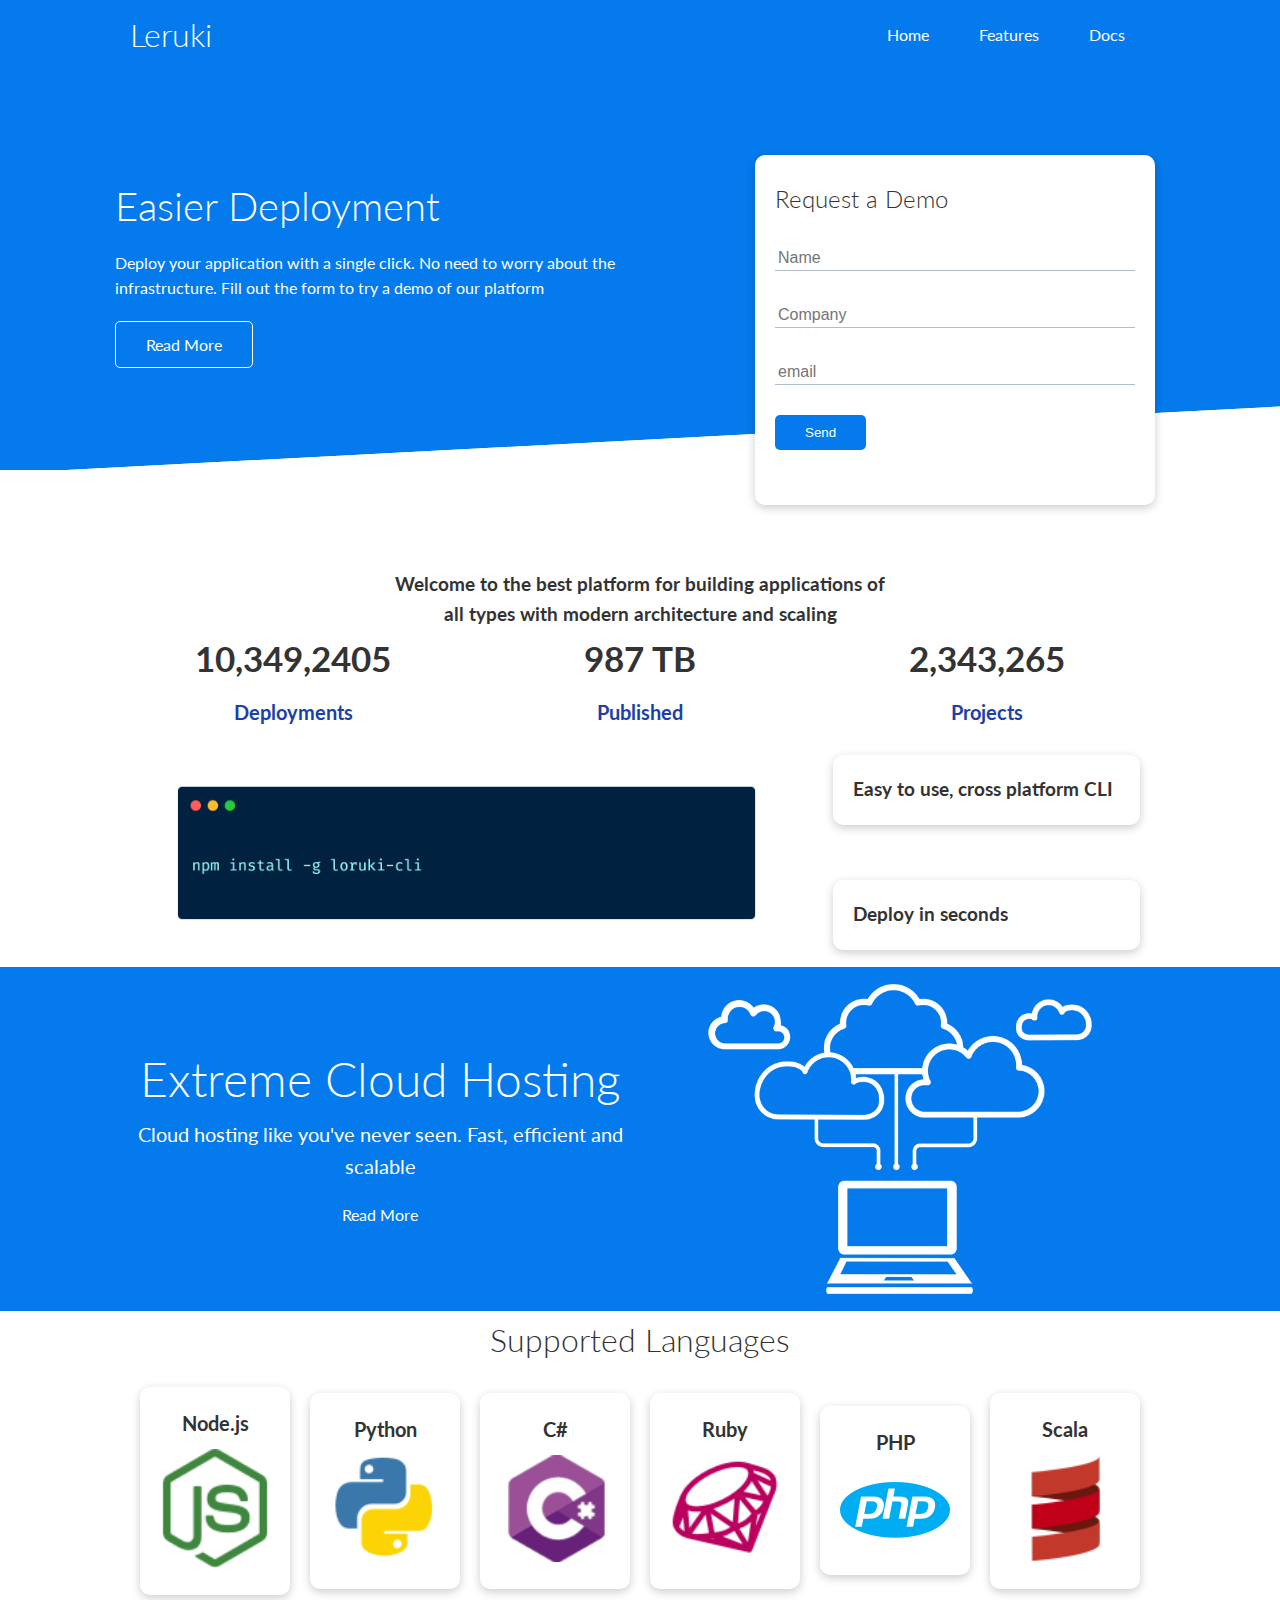
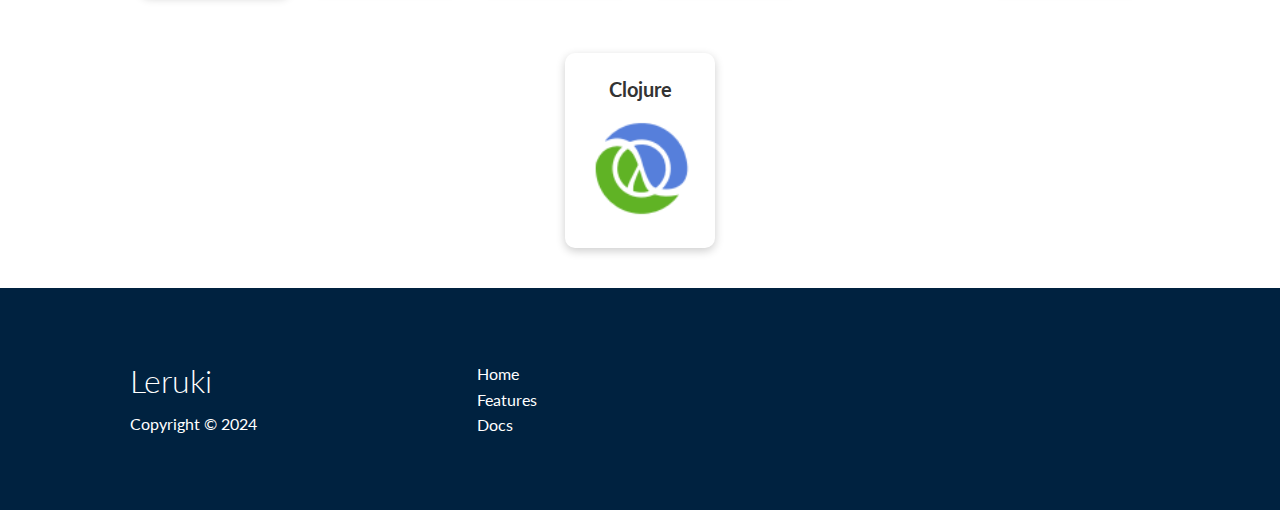
<file: index.html>
<!DOCTYPE html>
<html lang="en">

<head>
    <meta charset="UTF-8">
    <meta name="viewport" content="width=device-width, initial-scale=1.0">
    <title>Leruki | Cloud Hosting For Everyone</title>

    <link rel="stylesheet" href='./css/style.css'>
    <link rel="stylesheet" href="./css/utilities.css">
    <link rel="shortcut icon" href="./images/favicon.png" type="image/x-icon">
    <link rel="stylesheet" href="https://cdnjs.cloudflare.com/ajax/libs/font-awesome/6.5.2/css/all.min.css"
        integrity="sha512-SnH5WK+bZxgPHs44uWIX+LLJAJ9/2PkPKZ5QiAj6Ta86w+fsb2TkcmfRyVX3pBnMFcV7oQPJkl9QevSCWr3W6A=="
        crossorigin="anonymous" referrerpolicy="no-referrer" />
</head>

<body>
    <!-- Navbar -->
    <div class="navbar">
        <div class="container flex">
            <h1 class="logo">Leruki</h1>
            <nav>
                <ul>
                    <li><a href="index.html">Home</a></li>
                    <li><a href="features.html">Features</a></li>
                    <li><a href="docs.html">Docs</a></li>
                </ul>
            </nav>
        </div>
    </div>

    <!-- Showcase -->
    <section class="showcase">
        <div class="container grid">
            <div class="showcase-text">
                <h1>Easier Deployment</h1>
                <p>Deploy your application with a single click. No need to worry about the infrastructure. Fill out the
                    form to try a demo of our platform</p>
                <a href="features.html" class="btn btn-outline">
                    Read More
                </a>
            </div>

            <div class="showcase-form card">
                <h2>Request a Demo</h2>
                <form>
                    <div class="form-control">
                        <input type="text" name="name" id="name" placeholder="Name" required>
                    </div>
                    <div class="form-control">
                        <input type="text" name="company" id="company" placeholder="Company" required>
                    </div>
                    <div class="form-control">
                        <input type="email" name="email" id="email" placeholder="email" required>
                    </div>
                    <input type="submit" value="Send" class="btn btn-primary">
                </form>
            </div>
        </div>
    </section>


    <!-- Stats -->
    <section class="stats">
        <div class="container">
            <h3 class="stats-heading text-center my-1">
                Welcome to the best platform for building applications of all types with modern architecture and scaling
            </h3>

            <div class="grid grid-3 text-center my-4">
                <div>
                    <i class="fas fa-server fa-3x"></i>
                    <h3>10,349,2405</h3>
                    <p class="text-secondary">
                        Deployments
                    </p>
                </div>
                <div>
                    <i class="fas fa-upload fa-3x"></i>
                    <h3>987 TB</h3>
                    <p class="text-secondary">
                        Published
                    </p>
                </div>
                <div>
                    <i class="fas fa-project-diagram fa-3x"></i>
                    <h3>2,343,265</h3>
                    <p class="text-secondary">
                        Projects
                    </p>
                </div>
            </div>
        </div>
    </section>

    <!-- cli -->
    <section class="cli">
        <div class="container grid">
            <img src="images/cli.png" alt="cli">
            <div class="card">
                <h3>Easy to use, cross platform CLI</h3>

            </div>
            <div class="card">
                <h3>Deploy in seconds</h3>
            </div>
        </div>
    </section>

    <!-- cloud -->
    <section class="cloud bg-primary my-2 py-2">
        <div class="container grid">
            <div class="text-center">
                <h2 class="lg">Extreme Cloud Hosting</h2>
                <p class="lead my-1">Cloud hosting like you've never seen. Fast, efficient and scalable</p>
                <a href="featueres.html" class="btn btn-dark">Read More</a>
            </div>
            <img src="images/cloud.png" alt="cloud image">
        </div>

    </section>

    <!-- Languages -->
    <section class="languages">
        <h2 class="md text-center my-2">
            Supported Languages
        </h2>
        <div class="container flex">
            <div class="card">
                <h4>Node.js</h4>
                <img src="images/logos/node.png" alt="">
            </div>
            <div class="card">
                <h4>Python</h4>
                <img src="images/logos/python.png" alt="">
            </div>
            <div class="card">
                <h4>C#</h4>
                <img src="images/logos/csharp.png" alt="">
            </div>
            <div class="card">
                <h4>Ruby</h4>
                <img src="images/logos/ruby.png" alt="">
            </div>
            <div class="card">
                <h4>PHP</h4>
                <img src="images/logos/php.png" alt="">
            </div>
            <div class="card">
                <h4>Scala</h4>
                <img src="images/logos/scala.png" alt="">
            </div>
            <div class="card">
                <h4>Clojure</h4>
                <img src="images/logos/clojure.png" alt="">
            </div>
        </div>
    </section>

    <!-- Footer -->

    <section class="footer bg-dark p-5">
        <div class="container grid grid-3">
            <div>
                <h1>Leruki</h1>
                <p>Copyright &copy; 2024</p>
            </div>
            <nav>
                <ul>
                    <li><a href="index.html">Home</a></li>
                    <li><a href="features.html">Features</a></li>
                    <li><a href="docs.html">Docs</a></li>
                </ul>
            </nav>
            <div class="socials">
                <a href="#"><i class="fab fa-github fa-2x"></i></i></a>
                <a href="#"><i class="fab fa-facebook fa-2x"></i></i></a>
                <a href="#"><i class="fab fa-instagram fa-2x"></i></i></a>
                <a href="#"><i class="fab fa-twitter fa-2x"></i></i></a>
            </div>
        </div>

    </section>
</body>

</html>
</file>
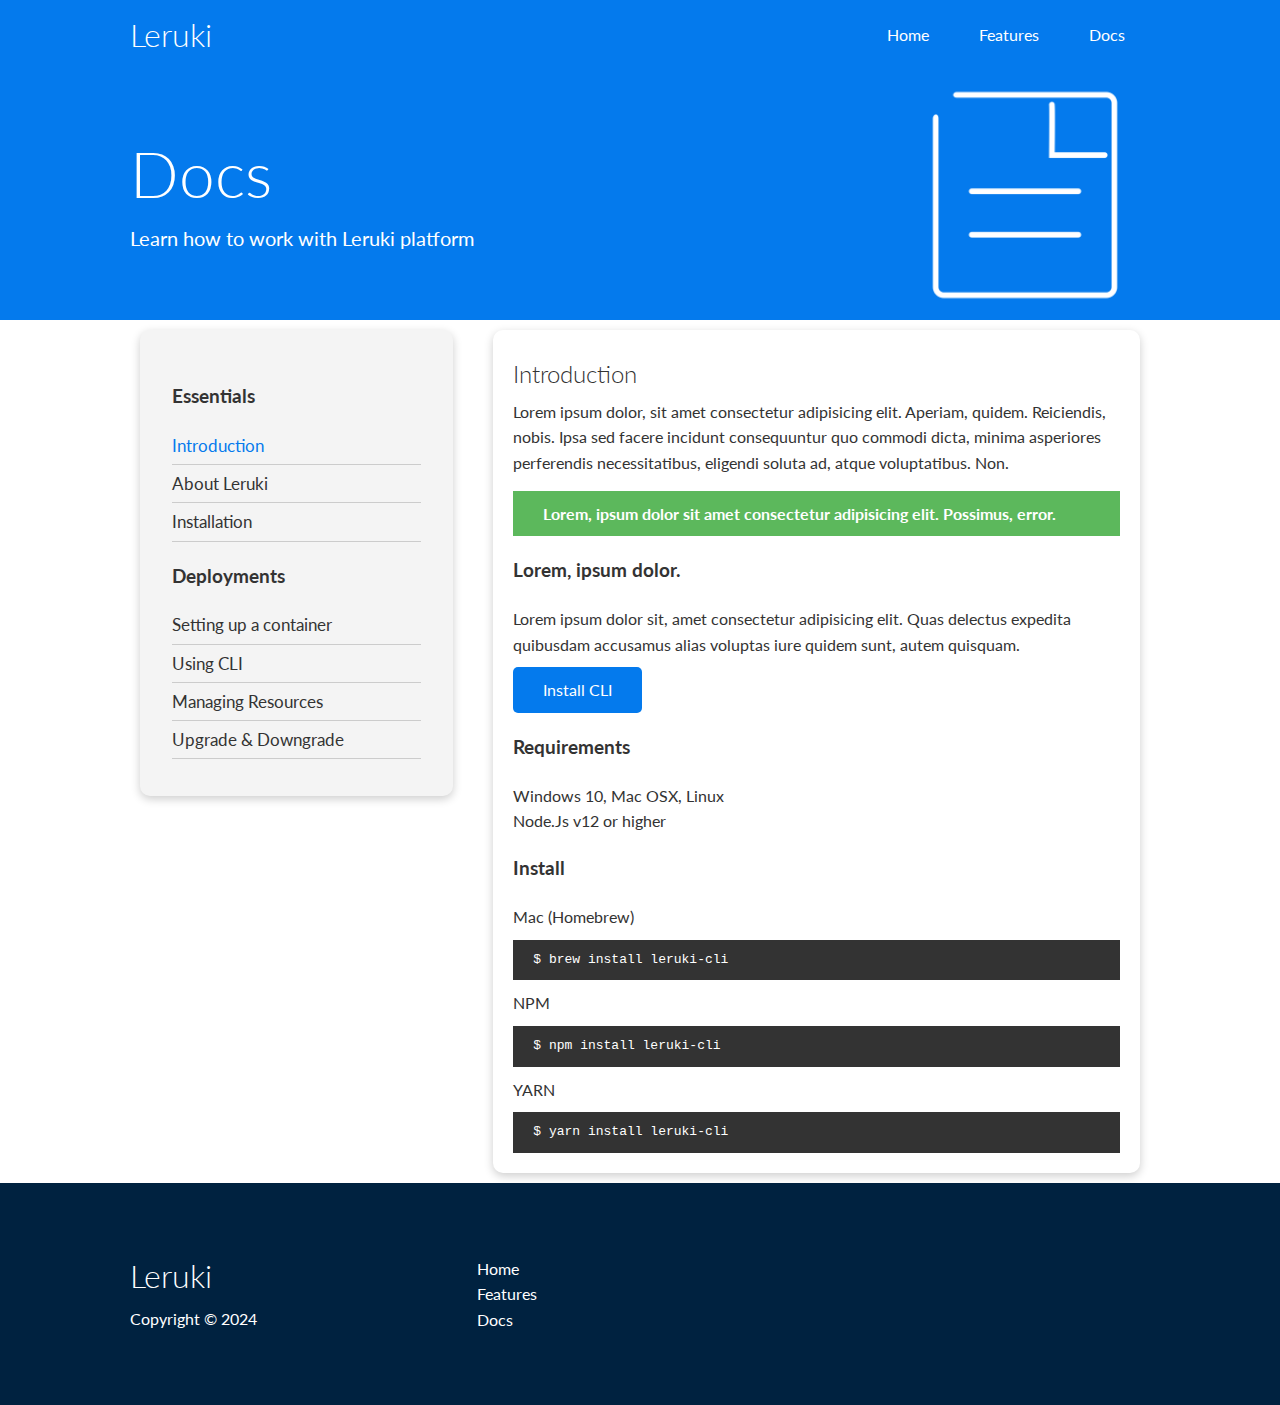
<file: docs.html>
<!DOCTYPE html>
<html lang="en">

<head>
    <meta charset="UTF-8">
    <meta name="viewport" content="width=device-width, initial-scale=1.0">
    <title>Leruki | Cloud Hosting For Everyone</title>

    <link rel="stylesheet" href='./css/style.css'>
    <link rel="stylesheet" href="./css/utilities.css">
    <link rel="shortcut icon" href="./images/favicon.png" type="image/x-icon">
    <link rel="stylesheet" href="https://cdnjs.cloudflare.com/ajax/libs/font-awesome/6.5.2/css/all.min.css"
        integrity="sha512-SnH5WK+bZxgPHs44uWIX+LLJAJ9/2PkPKZ5QiAj6Ta86w+fsb2TkcmfRyVX3pBnMFcV7oQPJkl9QevSCWr3W6A=="
        crossorigin="anonymous" referrerpolicy="no-referrer" />
</head>

<body>
    <!-- Navbar -->
    <div class="navbar">
        <div class="container flex">
            <h1 class="logo">Leruki</h1>
            <nav>
                <ul>
                    <li><a href="index.html">Home</a></li>
                    <li><a href="features.html">Features</a></li>
                    <li><a href="docs.html">Docs</a></li>
                </ul>
            </nav>
        </div>
    </div>

    <!-- head -->
    <section class="docs-head bg-primary py-3">
        <div class="container grid">
            <div>
                <h1 class="xl">Docs</h1>
                <p class="lead">
                    Learn how to work with Leruki platform
                </p>
            </div>
            <img src="images/docs.png" alt="">
        </div>
    </section>


    <!-- main -->
    <section class="docs-main my-4">
        <div class="container grid">
            <div class="card bg-light p-3">
                <h3 class="my-2">
                    Essentials
                </h3>
                <nav>
                    <ul>
                        <li><a class="text-primary" href="#">Introduction</a></li>
                        <li><a href="#">About Leruki</a></li>
                        <li><a href="#">Installation</a></li>

                    </ul>
                </nav>
                <h3 class="my-2">
                    Deployments
                </h3>
                <nav>
                    <ul>
                        <li><a href="#">Setting up a container</a></li>
                        <li><a href="#">Using CLI</a></li>
                        <li><a href="#">Managing Resources</a></li>
                        <li><a href="#">Upgrade & Downgrade</a></li>

                    </ul>
                </nav>
            </div>

            <div class="card">
                <h2>Introduction</h2>
                <p>Lorem ipsum dolor, sit amet consectetur adipisicing elit. Aperiam, quidem. Reiciendis, nobis. Ipsa
                    sed facere incidunt consequuntur quo commodi dicta, minima asperiores perferendis necessitatibus,
                    eligendi soluta ad, atque voluptatibus. Non.</p>
                <div class="alert alert-success">
                    <i class="fas fa-info"></i>
                    Lorem, ipsum dolor sit amet consectetur adipisicing elit. Possimus, error.
                </div>
                <h3>Lorem, ipsum dolor.</h3>
                <p>Lorem ipsum dolor sit, amet consectetur adipisicing elit. Quas delectus expedita quibusdam accusamus
                    alias voluptas iure quidem sunt, autem quisquam.</p>

                    <a href="" class="btn btn-primary">Install CLI</a>

                    <h3>Requirements</h3>
                    <ul>
                        <li>Windows 10, Mac OSX, Linux</li>
                        <li>Node.Js v12 or higher</li>

                    </ul>

                    <h3>Install</h3>
                    <p>Mac (Homebrew)</p>
                    <pre><code>$ brew install leruki-cli</code></pre>
                    <p>NPM</p>
                    <pre><code>$ npm install leruki-cli</code></pre>
                    <p>YARN</p>
                    <pre><code>$ yarn install leruki-cli</code></pre>
            </div>
        </div>
    </section>



    <!-- Footer -->

    <section class="footer bg-dark p-5">
        <div class="container grid grid-3">
            <div>
                <h1>Leruki</h1>
                <p>Copyright &copy; 2024</p>
            </div>
            <nav>
                <ul>
                    <li><a href="index.html">Home</a></li>
                    <li><a href="features.html">Features</a></li>
                    <li><a href="docs.html">Docs</a></li>
                </ul>
            </nav>
            <div class="socials">
                <a href="#"><i class="fab fa-github fa-2x"></i></i></a>
                <a href="#"><i class="fab fa-facebook fa-2x"></i></i></a>
                <a href="#"><i class="fab fa-instagram fa-2x"></i></i></a>
                <a href="#"><i class="fab fa-twitter fa-2x"></i></i></a>
            </div>
        </div>

    </section>
</body>

</html>
</file>
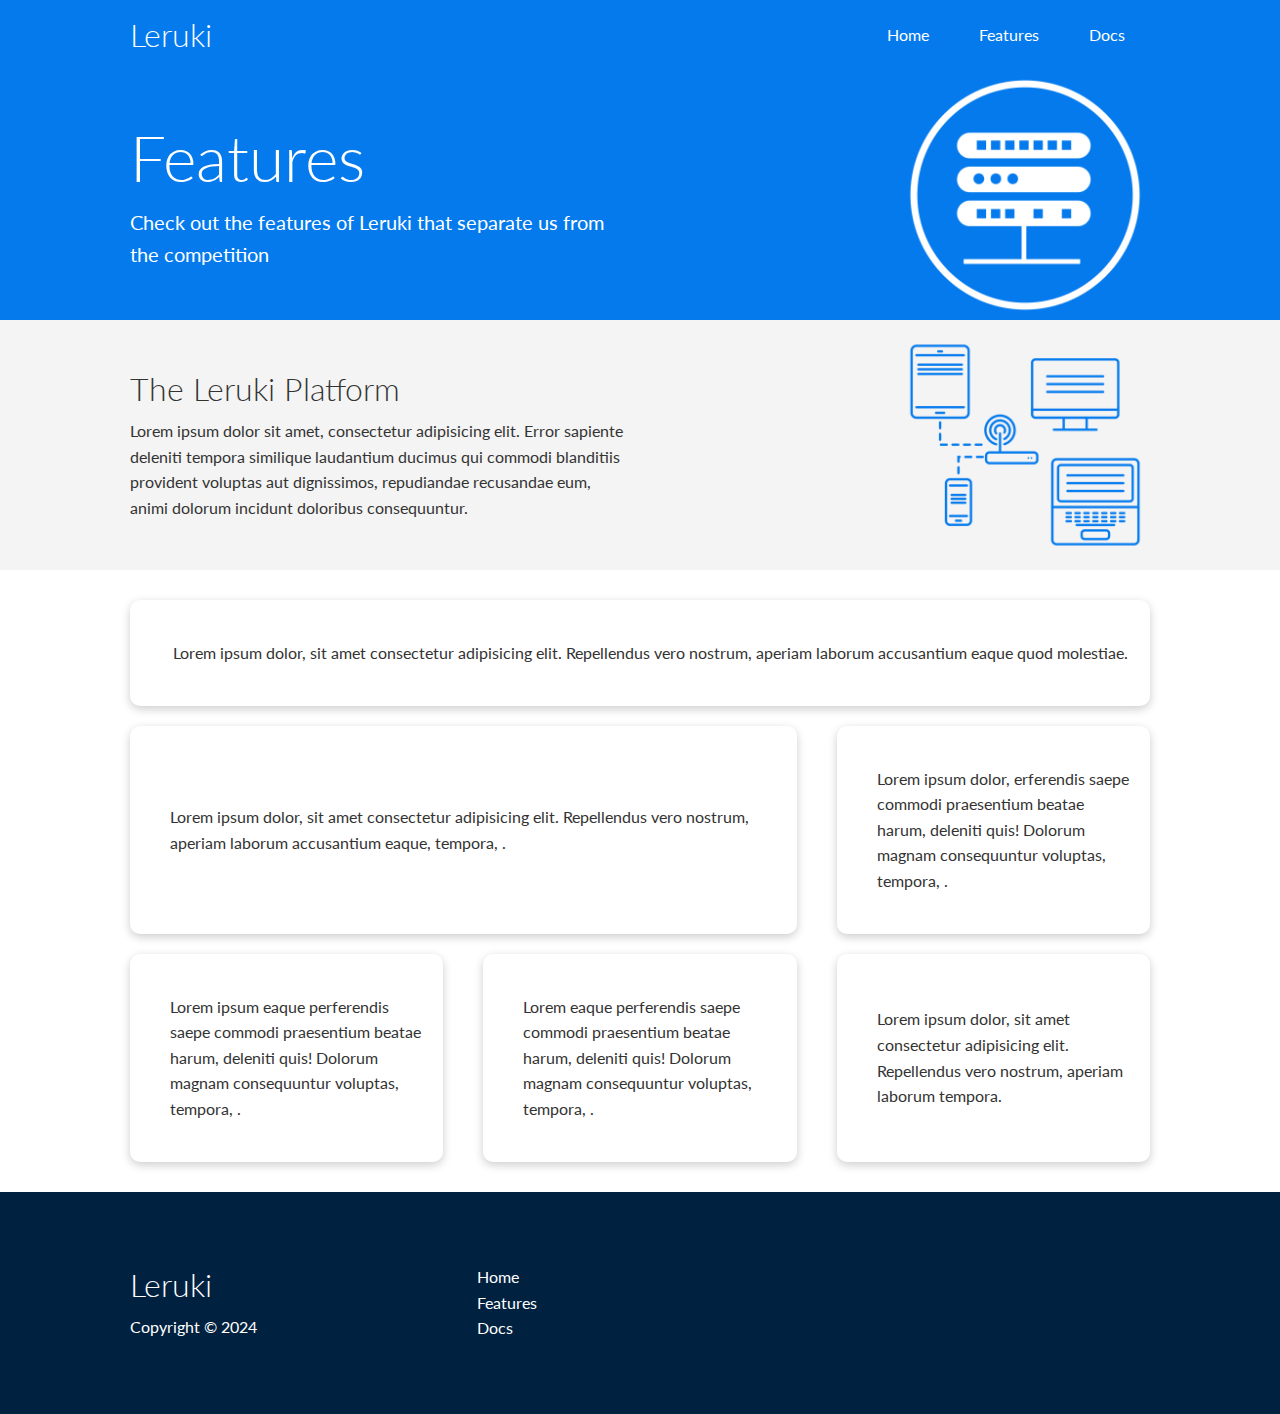
<file: features.html>
<!DOCTYPE html>
<html lang="en">

<head>
    <meta charset="UTF-8">
    <meta name="viewport" content="width=device-width, initial-scale=1.0">
    <title>Leruki | Cloud Hosting For Everyone</title>

    <link rel="stylesheet" href='./css/style.css'>
    <link rel="stylesheet" href="./css/utilities.css">
    <link rel="shortcut icon" href="./images/favicon.png" type="image/x-icon">
    <link rel="stylesheet" href="https://cdnjs.cloudflare.com/ajax/libs/font-awesome/6.5.2/css/all.min.css"
        integrity="sha512-SnH5WK+bZxgPHs44uWIX+LLJAJ9/2PkPKZ5QiAj6Ta86w+fsb2TkcmfRyVX3pBnMFcV7oQPJkl9QevSCWr3W6A=="
        crossorigin="anonymous" referrerpolicy="no-referrer" />
</head>

<body>
    <!-- Navbar -->
    <div class="navbar">
        <div class="container flex">
            <h1 class="logo">Leruki</h1>
            <nav>
                <ul>
                    <li><a href="index.html">Home</a></li>
                    <li><a href="features.html">Features</a></li>
                    <li><a href="docs.html">Docs</a></li>
                </ul>
            </nav>
        </div>
    </div>


    <!-- Head -->
    <section class="features-head bg-primary py-3">
        <div class="container grid">
            <div>
                <h1 class="xl">
                    Features
                </h1>

                <p class="lead">
                    Check out the features of Leruki that separate us from the competition
                </p>
            </div>
            <img src="images/server.png" alt="">
        </div>
    </section>


    <!-- sub head -->
    <!-- Footer -->
    <section class="features-sub-head bg-light py-3">
        <div class="container grid">
            <div>
                <h1 class="md">The Leruki Platform</h1>
                <p>
                    Lorem ipsum dolor sit amet, consectetur adipisicing elit. Error sapiente deleniti tempora similique
                    laudantium ducimus qui commodi blanditiis provident voluptas aut dignissimos, repudiandae recusandae
                    eum, animi dolorum incidunt doloribus consequuntur.
                </p>
            </div>
            <img src="images/server2.png" alt="">
        </div>
    </section>

    <!-- main -->

    <section class="features-main my-2">
        <div class="container grid grid-3">
            <div class="card flex">
                <i class="fas fa-server fa-3x"></i>
                <p>Lorem ipsum dolor, sit amet consectetur adipisicing elit. Repellendus vero nostrum, aperiam laborum
                    accusantium eaque quod molestiae.</p>
            </div>
            <div class="card flex">
                <i class="fas fa-network-wired fa-3x"></i>
                <p>Lorem ipsum dolor, sit amet consectetur adipisicing elit. Repellendus vero nostrum, aperiam laborum
                    accusantium eaque, tempora, .</p>
            </div>
            <div class="card flex">
                <i class="fas fa-laptop-code fa-3x"></i>
                <p>Lorem ipsum dolor, erferendis saepe commodi praesentium beatae harum, deleniti quis! Dolorum magnam
                    consequuntur voluptas, tempora, .</p>
            </div>
            <div class="card flex">
                <i class="fas fa-database fa-3x"></i>
                <p>Lorem ipsum eaque perferendis saepe commodi praesentium beatae harum, deleniti quis! Dolorum magnam
                    consequuntur voluptas, tempora, .</p>
            </div>
            <div class="card flex">
                <i class="fas fa-power-off fa-3x"></i>
                <p>Lorem eaque perferendis saepe commodi praesentium beatae harum, deleniti quis! Dolorum magnam
                    consequuntur voluptas, tempora, .</p>
            </div>
            <div class="card flex">
                <i class="fas fa-upload fa-3x"></i>
                <p>Lorem ipsum dolor, sit amet consectetur adipisicing elit. Repellendus vero nostrum, aperiam laborum
                    tempora.</p>
            </div>
        </div>
    </section>



    <section class="footer bg-dark p-5">
        <div class="container grid grid-3">
            <div>
                <h1>Leruki</h1>
                <p>Copyright &copy; 2024</p>
            </div>
            <nav>
                <ul>
                    <li><a href="index.html">Home</a></li>
                    <li><a href="features.html">Features</a></li>
                    <li><a href="docs.html">Docs</a></li>
                </ul>
            </nav>
            <div class="socials">
                <a href="#"><i class="fab fa-github fa-2x"></i></i></a>
                <a href="#"><i class="fab fa-facebook fa-2x"></i></i></a>
                <a href="#"><i class="fab fa-instagram fa-2x"></i></i></a>
                <a href="#"><i class="fab fa-twitter fa-2x"></i></i></a>
            </div>
        </div>

    </section>
</body>

</html>
</file>
<file: css/style.css>
@import url("https://fonts.googleapis.com/css2?family=Lato:ital,wght@0,100;0,300;0,400;0,700;0,900;1,100;1,300;1,400;1,700;1,900&display=swap");

:root {
  --primary-color: #047aed;
  --secondary-color:#1c3fa8;
  --dark-color:#002240;
  --light-color:#f4f4f4;
  --success-color:#5cb85c;
  --error-color:#d9534f;
}

* {
  box-sizing: border-box;
  padding: 0;
  margin: 0;
}

body {
  font-family: "Lato", sans-serif;
  line-height: 1.6;
  color: #333;
}

ul li {
  list-style: none;
}

a {
  text-decoration: none;
  color: #333;
}

h1,
h2 {
  font-weight: 300;
  line-height: 1.2;
  margin: 10px 0;
}

p {
  margin: 10px 0;
}

img {
  width: 100%;
}

code , pre{
  background: #333;
  color: white;
  padding: 10px;
}

/* Navbar */
.navbar {
  background-color: var(--primary-color);
  color: #fff;
  height: 70px;
}

.navbar .flex {
  justify-content: space-between;
}

.navbar ul {
  display: flex;
}

.navbar a {
  color: #fff;
  /* background-color: red; */
  padding: 20px;
  margin: 0 5px;
}

.navbar a:hover {
  border-bottom: 2px solid #fff;
}

/* Showcase */
.showcase {
  height: 400px;
  background-color: var(--primary-color);
  color: #fff;
  position: relative;
}

.showcase h1 {
  font-size: 40px;
}

.showcase p {
  margin: 20px 0;
}

.showcase .grid {
  grid-template-columns: 55% 45%;
  gap: 30px;
  overflow: visible;
}

.showcase::before,
.showcase::after {
  content: "";
  position: absolute;
  height: 100px;
  bottom: -70px;
  right: 0;
  left: 0;
  background: #fff;
  transform: skewY(-3deg);
  -webkit-transform: skewY(-3deg);
  -moz-transform: skewY(-3deg);
  -ms-transform: skewY(-3deg);
}

.showcase-form {
  position: relative;
  top: 60px;
  height: 350px;
  width: 400px;
  padding: 40px;
  z-index: 100;
  justify-self: flex-end;
  animation: slideInFromRight 1s ease-in;
}

.showcase-form .form-control {
  margin: 30px 0;
}
.showcase-form input[type="text"],
.showcase-form input[type="email"] {
  border: 0;
  border-bottom: 1px solid #b4becb;
  width: 100%;
  padding: 3px;
  font-size: 16px;
}

.showcase-form input:focus {
  outline: none;
}

.showcase-text{
  animation: slideInFromLeft 1s ease-in;
}



/* stats */
.stats {
  padding-top: 100px;
  animation: slideInFromBottom 1s ease-in;
}

.stats-heading{
    max-width: 500px;
    margin: auto;
}

.stats .grid h3{
    font-size: 35px;
}


.stats .grid p{
    font-size: 20px;
    font-weight: bold;
}


/* cli */

.cli .grid{
    grid-template-columns: repeat(3, 1fr);
    grid-template-rows: repeat(2, 1fr);
}

.cli .grid > *:first-child{
    grid-column: 1 / 3;
    grid-row: 1/3;
}

/* cloud */
.cloud .grid{
    grid-template-columns: 4fr, 3fr;

}
/* Languages */

.languages .flex{
    flex-wrap: wrap;
}

.languages .card{
    text-align: center;
    margin: 18px 10px 40px;
    transition: all .3s ease-in;
    min-width: 150px;
}

.languages .card h4{
    font-size: 20px;
    margin-bottom: 10px;
}

.languages .card:hover{
    transform: translateY(-15px);
}


/* Features */
.features-head img, .features-sub-head img, .docs-head img{
width: 250px;
justify-self: flex-end;
}

.features-main .card>i{
  margin-right:20px ;
}

.features-main .grid{
  padding: 30px;
}

.features-main .card:first-child{
  grid-column:  1/4;
}
.features-main .card:nth-child(2){
  grid-column: 1/3;
}


/* Docs */
.docs-main h3{
  margin: 20px 0;

}

.docs-main .grid{
  grid-template-columns: 1fr 2fr;
  align-items: flex-start;
}

.docs-main nav li{
  font-size: 17px;
  padding-bottom: 5px;
  margin-bottom: 5px;
  border-bottom: 1px solid #ccc;
}

.docs-main a:hover{
  font-weight: bold;
}






/* Footer */

.footer .socials a{
    margin: 0 10px;
}


/* Animations */

@keyframes slideInFromLeft{
  0%{
    transform: translateX(-100%);
  }
  100%{
    transform:translateX(0);
  }
}

@keyframes slideInFromRight{
  0%{
    transform: translateX(100%);
  }
  100%{
    transform:translateX(0);
  }
}

@keyframes slideInFromTop{
  0%{
    transform: translateY(-100%);
  }
  100%{
    transform:translateY(0);
  }
}

@keyframes slideInFromBottom{
  0%{
    transform: translateY(100%);
  }
  100%{
    transform:translateX(0);
  }
}

/* Responsiveness */

/* tablets and under */
@media (max-width:768px){

    .grid, .showcase .grid,
     .cli .grid, .cloud .grid , 
     .features-head .grid, .docs-head .grid,
     .features-sub-head .grid, .features-main .grid, .docs-main .grid
    {
        grid-template-columns: 1fr;
        grid-template-rows: 1fr;
    }
    .container{
        padding: 1rem;
    }

    .showcase{
        height: auto;
    }

    .showcase-text{
        text-align: center;
        margin-top: 40px;
    }

    .showcase-form{
        justify-self: center;
        margin: auto;
    }
    .cli .grid > *:first-child{
        grid-column: 1 ;
        grid-row: 1;
    }
    .languages .card{
        min-width: none;
    }

    .features-head, .features-sub-head,
    .docs-head, .docs-sub-head{
      text-align: center;
    }

    .features-head img, .features-sub-head img,
    .docs-head img, .docs-sub-head img{
      justify-self: center;
    }

    .features-main .grid > *:first-child, 
    .features-main .grid >*:nth-child(2){
      grid-column: 1;
    }

}


/* Mobiles */
@media (max-width:500px){
  
    .navbar{
        height: 110px;
    }

    .navbar .flex{
        flex-direction: column;
    }
    

    .navbar ul{
        padding: 10px;
        background-color: rgba(0,0,0,.1);
    }
    .showcase-text{
   
      padding: 0px 20px;
    }

    .showcase-form.card form input[type='submit']{
      width: 100%;
    }

    .stats .grid-3{
      grid-template-columns: 1fr;      
    }

    .stats .container h3:first-child{
      margin-bottom: 10px;
      
    }

    .footer .grid.grid-3{
      grid-template-columns: 1fr;
    }
    .footer .grid.grid-3 .socials{
      text-wrap: wrap;
      text-align: center;
    }
}
</file>
<file: css/utilities.css>
/* utilities */

.container {
  max-width: 1100px;
  margin: 0 auto;
  overflow: auto;
  padding: 0 40px;
}

.flex {
  display: flex;
  justify-content: center;
  align-items: center;
  height: 100%;
}

.grid {
  display: grid;
  grid-template-columns: repeat(2, 1fr);
  gap: 20px;
  justify-content: center;
  align-items: center;
  height: 100%;
}
.grid-3 {
  grid-template-columns: repeat(3, 1fr);
}

.card {
  background-color: #fff;
  color: #333;
  border-radius: 10px;
  box-shadow: 0 3px 10px rgba(0, 0, 0, 0.2);
  padding: 20px;
  margin: 10px;
}
/* background and color btn */

.bg-primary, .btn-primary{
    background-color: var(--primary-color);
    color: #fff;
}

.bg-secondary, .btn-secondary{
    background-color: var(--secondary-color);
    color: #fff;
}
.bg-dark, .btn-dark{
    background-color: var(--dark-color);
    color: #fff;
}

.bg-dark a, .btn-dark a{
    background-color: var(--dark-color);
    color: #fff;
}

.bg-light, .btn-light{
    background-color: var(--light-color);
    color: #333;
}


/* buttons */

.btn {
  display: inline-block;
  padding: 10px 30px;
  cursor: pointer;
  background: var(--primary-color);
  color: #fff;
  border: none;
  border-radius: 5px;
}

.btn-outline {
  background-color: transparent;
  border: 1px solid white;
}

.btn:hover {
  transform: scale(0.98);
}

/* text-colors */

.text-primary{
 color: var(--primary-color);
  
}

.text-secondary{
  color: var(--secondary-color);
 
}
.text-dark{
 color: var(--dark-color);
  
}

.text-dark a{
  color: var(--dark-color);
  
}

.text-light{
  color: var(--light-color);
  
}


/* text sizes */
.lead{
    font-size: 20px;
}

.sm{
    font-size: 1rem;
}
.md{
    font-size: 2rem;
}

.lg{
    font-size: 3rem;
}

.xl{
    font-size: 4rem;
}

.text-center {
  text-align: center;
}

/* Alert */
.alert{
  background-color: var(--light-color);
  padding: 10px 20px;
  font-weight: bold;
  margin: 15px 0;
}

.alert i{
  margin-right: 10px;

}

.alert-success{
  background-color: var(--success-color);
color: #fff;
}

.alert-error{
  background-color: var(--error-color);
color: #fff;
}

/* margin */

.my-1 {
  margin-top: 1rem 0;
}

.my-2 {
  margin-top: 1.5rem 0;
}

.my-3 {
  margin-top: 2rem 0;
}

.my-4 {
  margin-top: 3rem 0;
}
.my-5 {
  margin-top: 4rem 0;
}

.m-1 {
  margin: 1rem;
}

.m-2 {
  margin: 1.5rem;
}

.m-3 {
  margin: 2rem;
}

.m-4 {
  margin: 3rem;
}
.m-5 {
  margin: 4rem;
}

/* padding */

.py-2 {
  padding-top: 1.5rem 0;
}

.py-3 {
  padding-top: 2rem 0;
}

.py-4 {
  padding-top: 3rem 0;
} 
.py-5 {
  padding-top: 4rem 0;
}

.p-1 {
  padding: 1rem;
}

.p-2 {
  padding: 1.5rem;
}

.p-3 {
  padding: 2rem;
}

.p-4 {
  padding: 3rem;
}
.p-5 {
  padding: 4rem;
}
</file>
